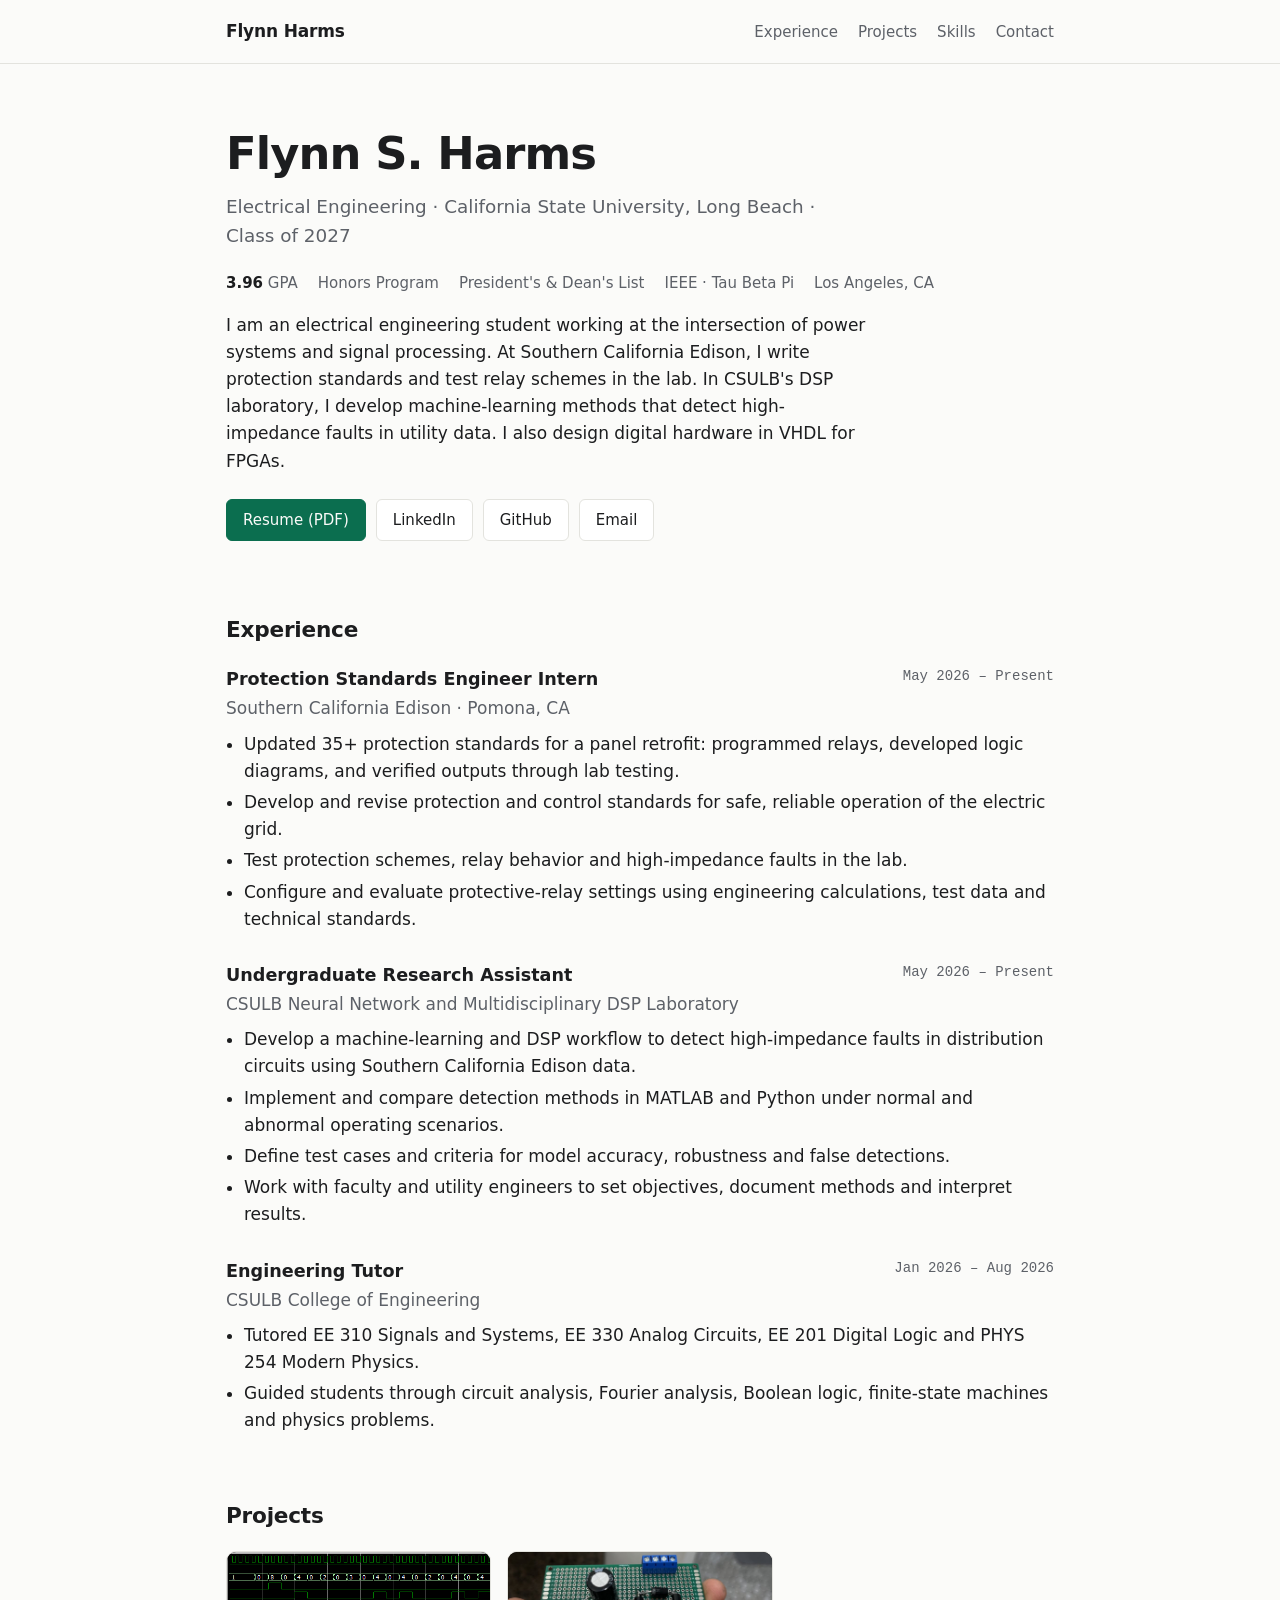
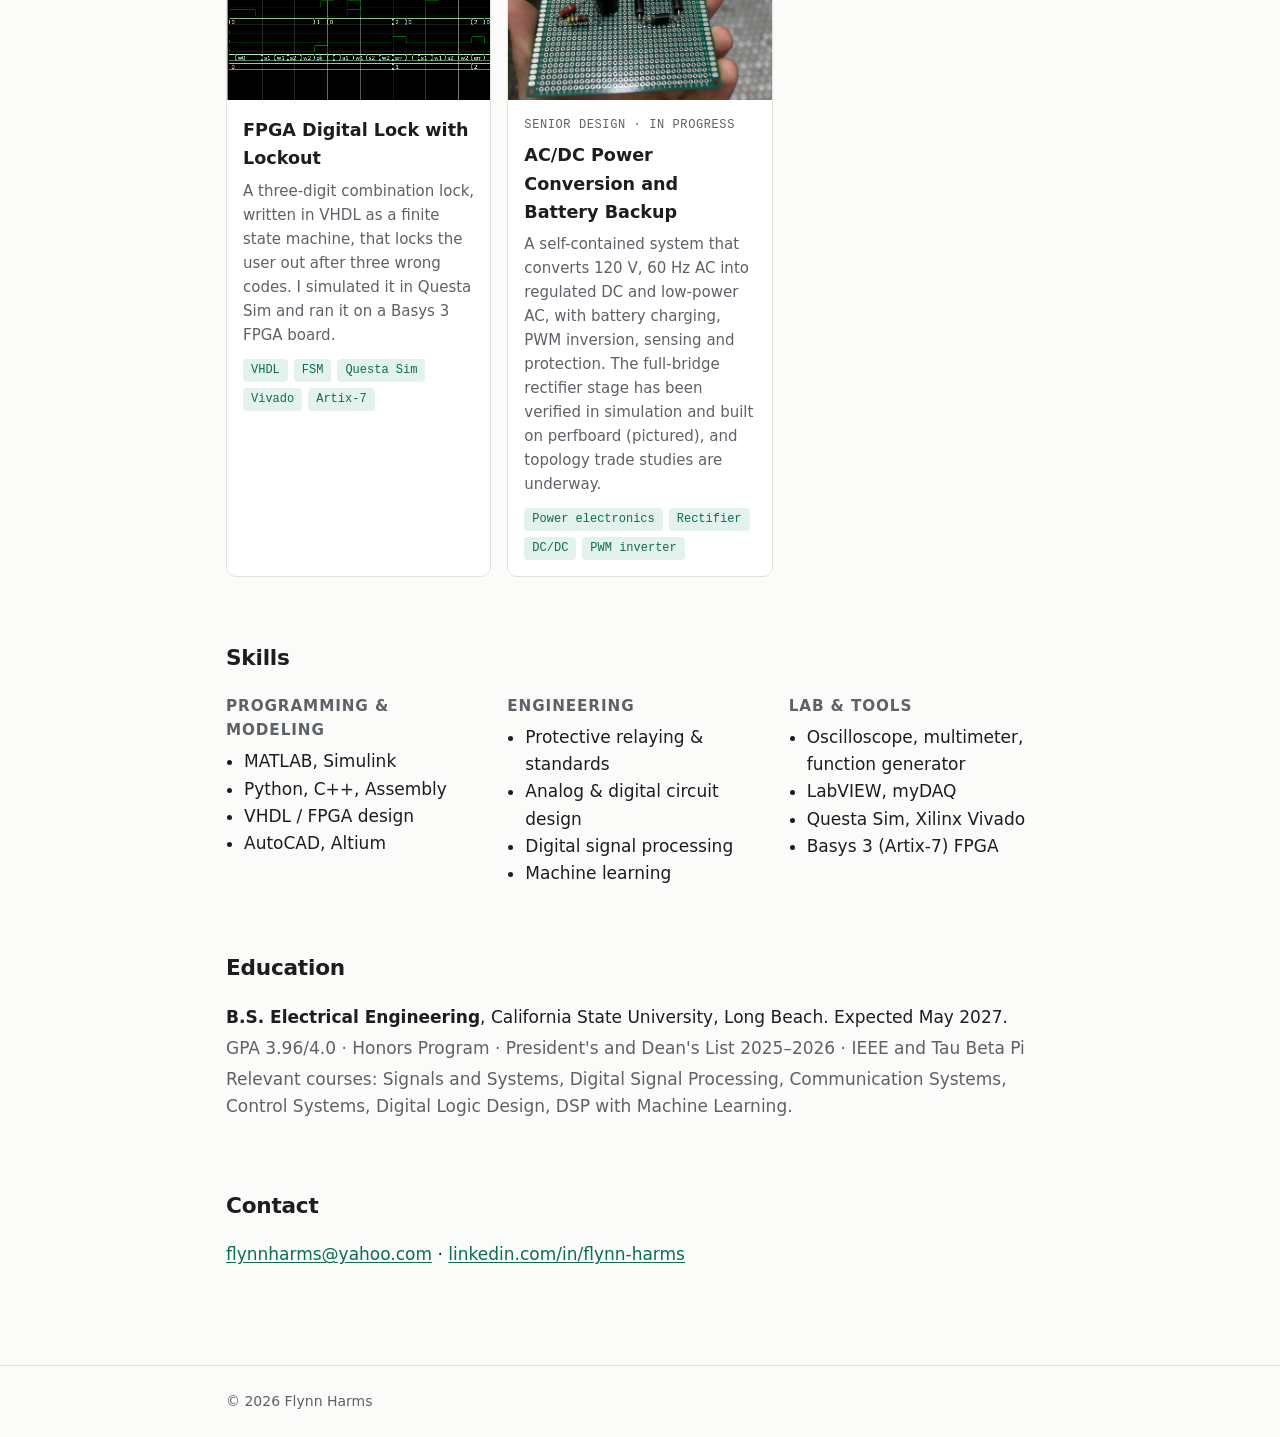
<file: index.html>
<!doctype html>
<html lang="en">
<head>
  <meta charset="utf-8">
  <meta name="viewport" content="width=device-width, initial-scale=1">
  <title>Flynn Harms | Electrical Engineering</title>
  <meta name="description" content="Portfolio of Flynn Harms, an electrical engineering student at California State University, Long Beach, working in power system protection, DSP and machine learning, and FPGA design.">
  <link rel="stylesheet" href="assets/style.css">
</head>
<body>
  <header class="site-header">
    <div class="wrap">
      <a class="brand" href="./">Flynn Harms</a>
      <nav class="nav">
        <a href="#experience">Experience</a>
        <a href="#projects">Projects</a>
        <a href="#skills">Skills</a>
        <a href="#contact">Contact</a>
      </nav>
    </div>
  </header>

  <main class="wrap">
    <section class="hero">
      <h1>Flynn S. Harms</h1>
      <p class="role">Electrical Engineering · California State University, Long Beach · Class of 2027</p>
      <ul class="highlights">
        <li><strong>3.96</strong> GPA</li>
        <li>Honors Program</li>
        <li>President's &amp; Dean's List</li>
        <li>IEEE · Tau Beta Pi</li>
        <li>Los Angeles, CA</li>
      </ul>
      <p>
        I am an electrical engineering student working at the intersection of power systems and
        signal processing. At Southern California Edison, I write protection standards and test relay
        schemes in the lab. In CSULB's DSP laboratory, I develop machine-learning methods that detect
        high-impedance faults in utility data. I also design digital hardware in VHDL for FPGAs.
      </p>
      <div class="links">
        <a class="btn primary" href="assets/resume.pdf">Resume (PDF)</a>
        <a class="btn" href="https://www.linkedin.com/in/flynn-harms/">LinkedIn</a>
        <a class="btn" href="https://github.com/flynnharms">GitHub</a>
        <a class="btn" href="mailto:flynnharms@yahoo.com">Email</a>
      </div>
    </section>

    <section id="experience">
      <h2>Experience</h2>
      <div class="jobs">
        <article class="job">
          <header>
            <h3>Protection Standards Engineer Intern</h3>
            <span class="when">May 2026 – Present</span>
          </header>
          <p class="org">Southern California Edison · Pomona, CA</p>
          <ul>
            <li>Updated 35+ protection standards for a panel retrofit: programmed relays, developed logic diagrams, and verified outputs through lab testing.</li>
            <li>Develop and revise protection and control standards for safe, reliable operation of the electric grid.</li>
            <li>Test protection schemes, relay behavior and high-impedance faults in the lab.</li>
            <li>Configure and evaluate protective-relay settings using engineering calculations, test data and technical standards.</li>
          </ul>
        </article>

        <article class="job">
          <header>
            <h3>Undergraduate Research Assistant</h3>
            <span class="when">May 2026 – Present</span>
          </header>
          <p class="org">CSULB Neural Network and Multidisciplinary DSP Laboratory</p>
          <ul>
            <li>Develop a machine-learning and DSP workflow to detect high-impedance faults in distribution circuits using Southern California Edison data.</li>
            <li>Implement and compare detection methods in MATLAB and Python under normal and abnormal operating scenarios.</li>
            <li>Define test cases and criteria for model accuracy, robustness and false detections.</li>
            <li>Work with faculty and utility engineers to set objectives, document methods and interpret results.</li>
          </ul>
        </article>

        <article class="job">
          <header>
            <h3>Engineering Tutor</h3>
            <span class="when">Jan 2026 – Aug 2026</span>
          </header>
          <p class="org">CSULB College of Engineering</p>
          <ul>
            <li>Tutored EE 310 Signals and Systems, EE 330 Analog Circuits, EE 201 Digital Logic and PHYS 254 Modern Physics.</li>
            <li>Guided students through circuit analysis, Fourier analysis, Boolean logic, finite-state machines and physics problems.</li>
          </ul>
        </article>
      </div>
    </section>

    <section id="projects">
      <h2>Projects</h2>
      <div class="cards">
        <a class="card" href="projects/digital-lock/">
          <img src="projects/digital-lock/img/thumb.png" alt="Questa Sim waveform of the digital lock reaching the lockout state">
          <div class="body">
            <h3>FPGA Digital Lock with Lockout</h3>
            <p>A three-digit combination lock, written in VHDL as a finite state machine, that locks the user out after three wrong codes. I simulated it in Questa Sim and ran it on a Basys 3 FPGA board.</p>
            <ul class="tags">
              <li>VHDL</li><li>FSM</li><li>Questa Sim</li><li>Vivado</li><li>Artix-7</li>
            </ul>
          </div>
        </a>

        <div class="card static">
          <img src="projects/power-converter/img/rectifier.jpg" alt="Full-bridge rectifier with four diodes, filter capacitor and terminal block on perfboard">
          <div class="body">
            <p class="status">Senior design · In progress</p>
            <h3>AC/DC Power Conversion and Battery Backup</h3>
            <p>A self-contained system that converts 120 V, 60 Hz AC into regulated DC and low-power AC, with battery charging, PWM inversion, sensing and protection. The full-bridge rectifier stage has been verified in simulation and built on perfboard (pictured), and topology trade studies are underway.</p>
            <ul class="tags">
              <li>Power electronics</li><li>Rectifier</li><li>DC/DC</li><li>PWM inverter</li>
            </ul>
          </div>
        </div>
      </div>
    </section>

    <section id="skills">
      <h2>Skills</h2>
      <div class="skills">
        <div>
          <h3>Programming &amp; modeling</h3>
          <ul>
            <li>MATLAB, Simulink</li>
            <li>Python, C++, Assembly</li>
            <li>VHDL / FPGA design</li>
            <li>AutoCAD, Altium</li>
          </ul>
        </div>
        <div>
          <h3>Engineering</h3>
          <ul>
            <li>Protective relaying &amp; standards</li>
            <li>Analog &amp; digital circuit design</li>
            <li>Digital signal processing</li>
            <li>Machine learning</li>
          </ul>
        </div>
        <div>
          <h3>Lab &amp; tools</h3>
          <ul>
            <li>Oscilloscope, multimeter, function generator</li>
            <li>LabVIEW, myDAQ</li>
            <li>Questa Sim, Xilinx Vivado</li>
            <li>Basys 3 (Artix-7) FPGA</li>
          </ul>
        </div>
      </div>
    </section>

    <section class="edu">
      <h2>Education</h2>
      <p><strong>B.S. Electrical Engineering</strong>, California State University, Long Beach. Expected May 2027.</p>
      <p class="muted">GPA 3.96/4.0 · Honors Program · President's and Dean's List 2025–2026 · IEEE and Tau Beta Pi</p>
      <p class="muted">Relevant courses: Signals and Systems, Digital Signal Processing, Communication Systems, Control Systems, Digital Logic Design, DSP with Machine Learning.</p>
    </section>

    <section id="contact">
      <h2>Contact</h2>
      <p>
        <a href="mailto:flynnharms@yahoo.com">flynnharms@yahoo.com</a> ·
        <a href="https://www.linkedin.com/in/flynn-harms/">linkedin.com/in/flynn-harms</a>
      </p>
    </section>
  </main>

  <footer class="site-footer">
    <div class="wrap">© 2026 Flynn Harms</div>
  </footer>
</body>
</html>
</file>
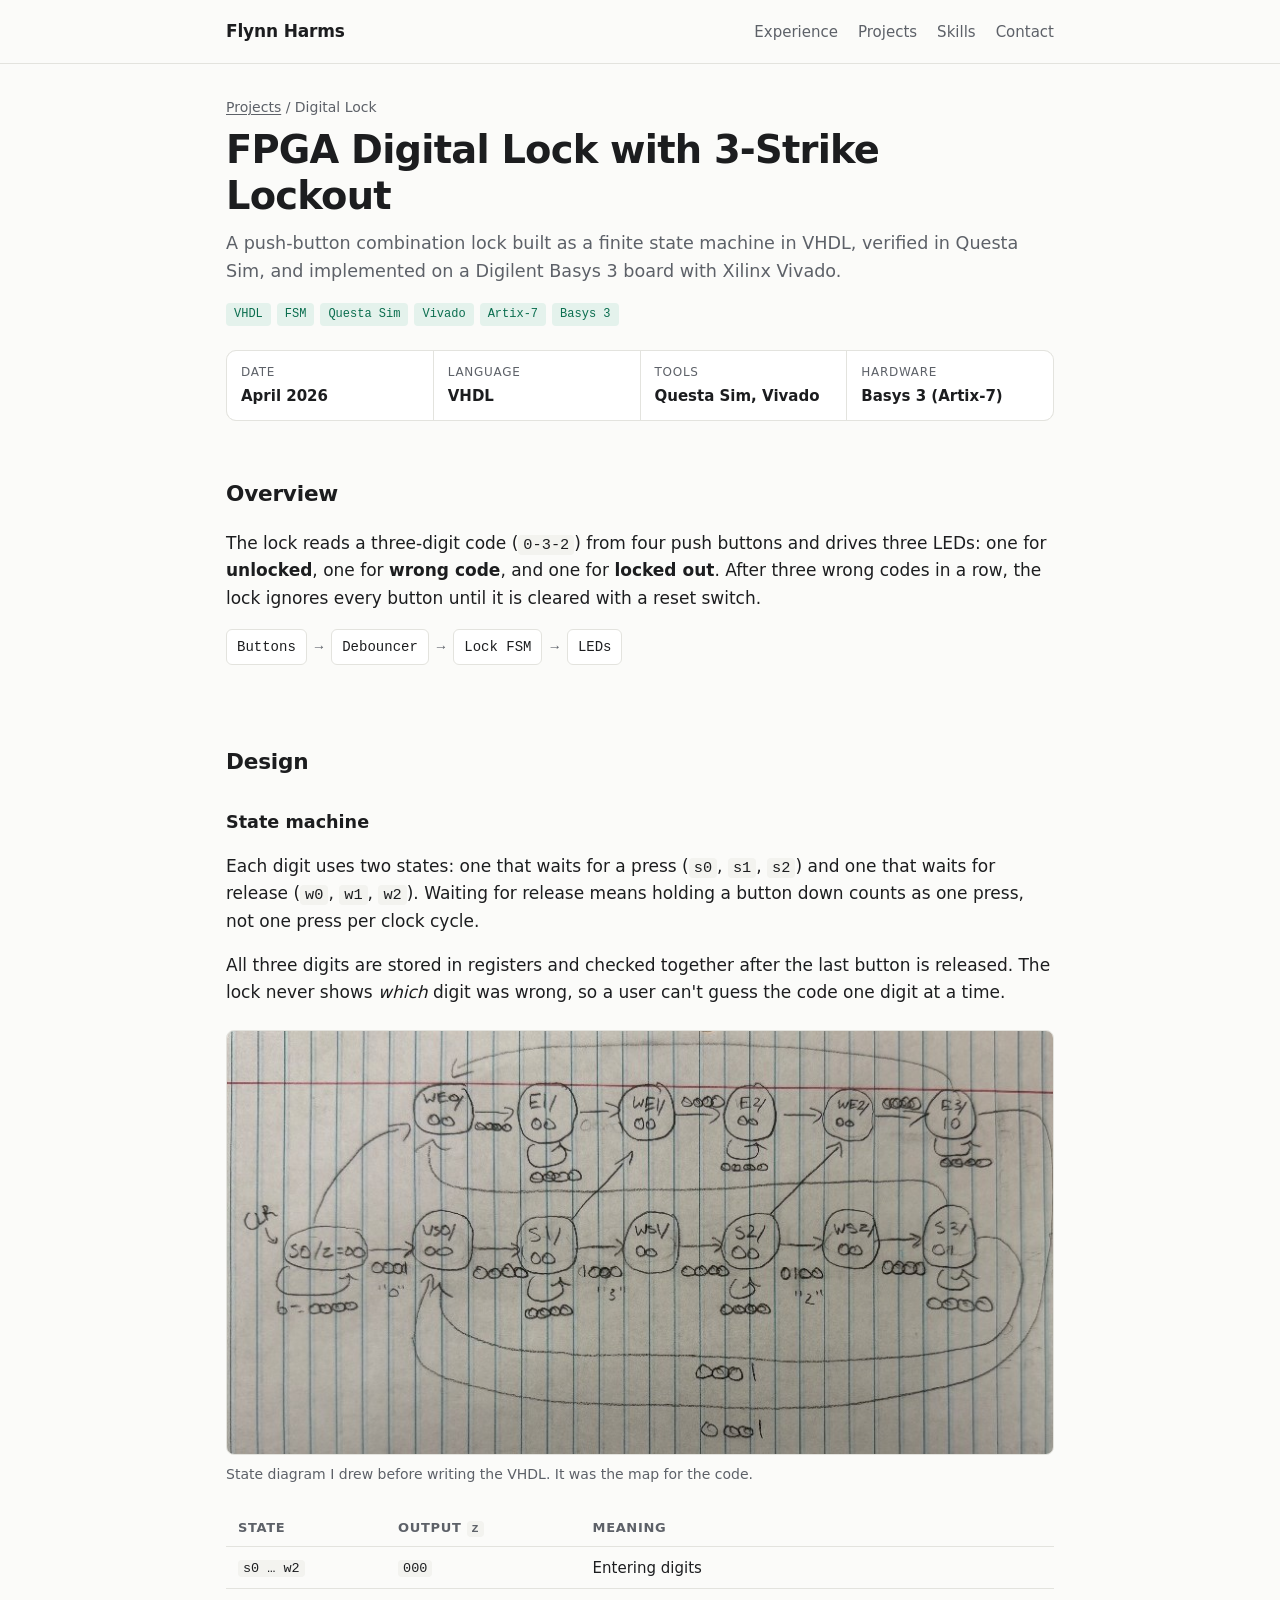
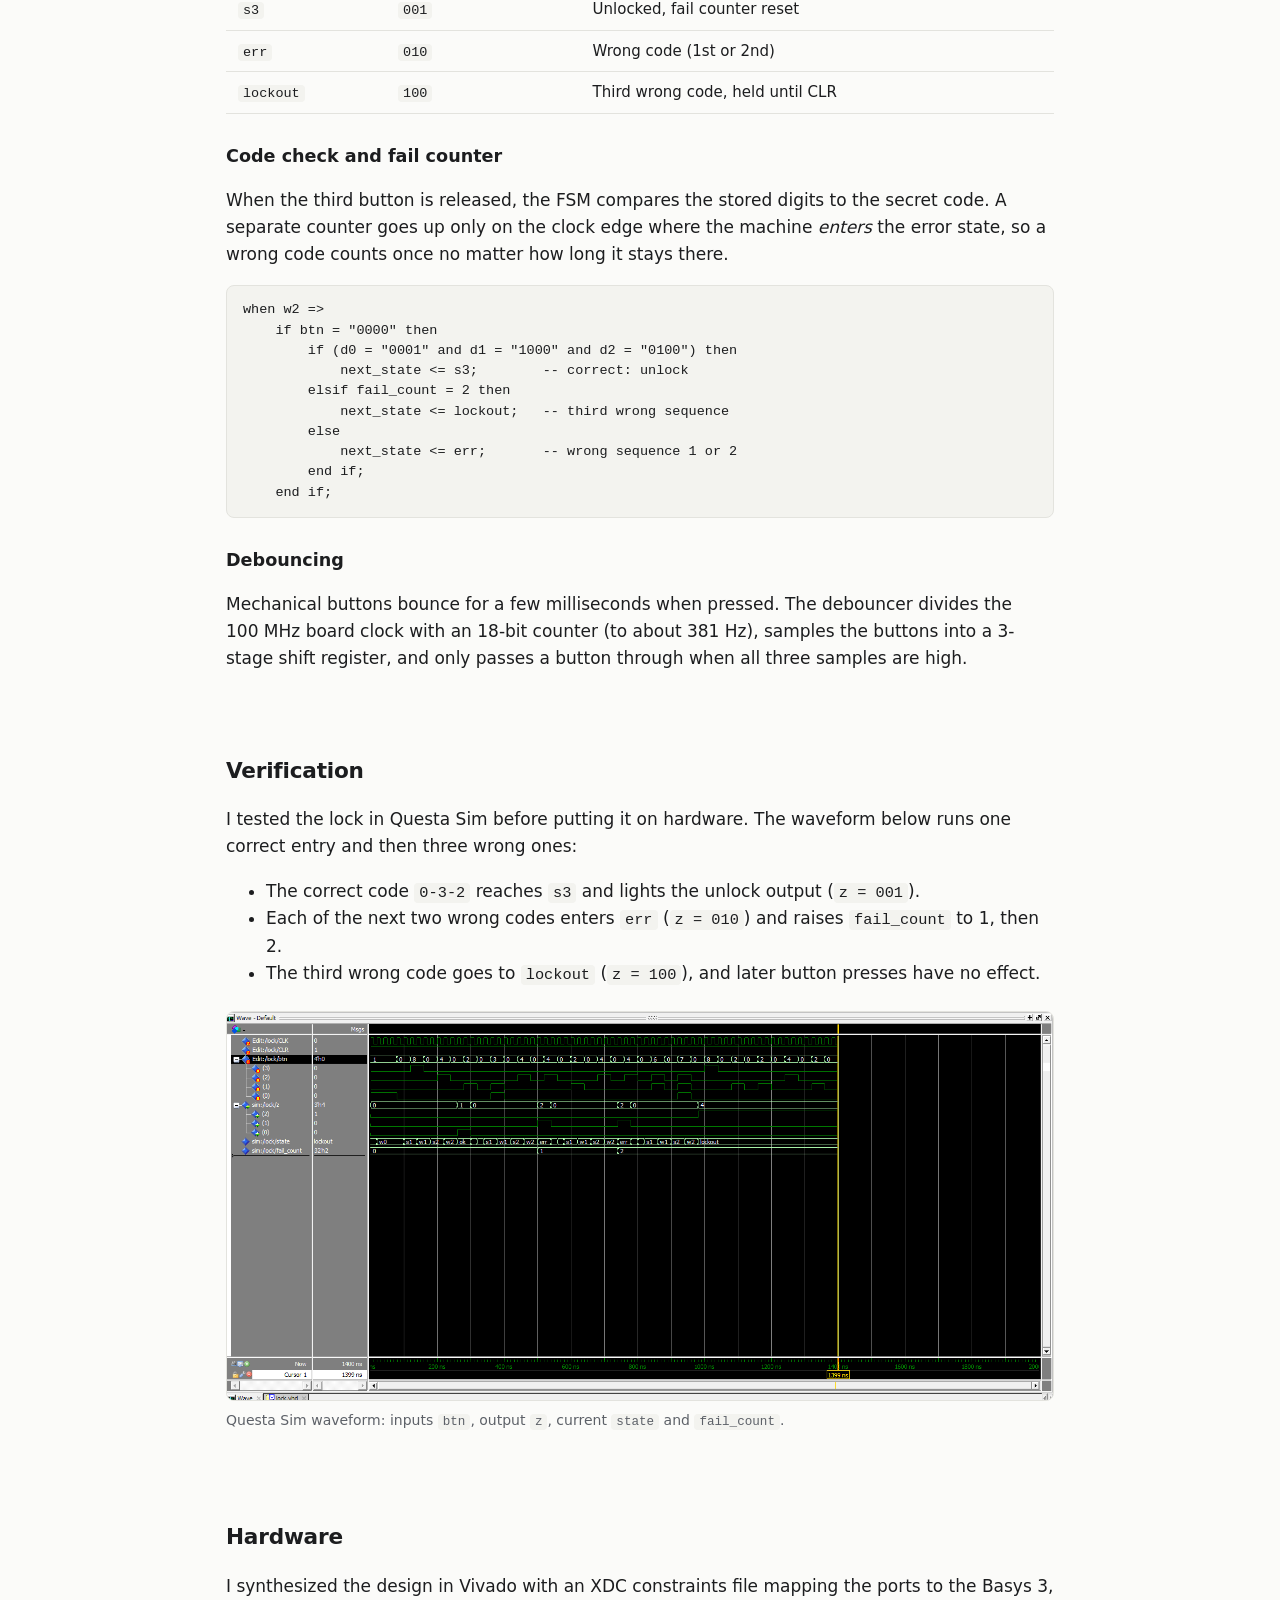
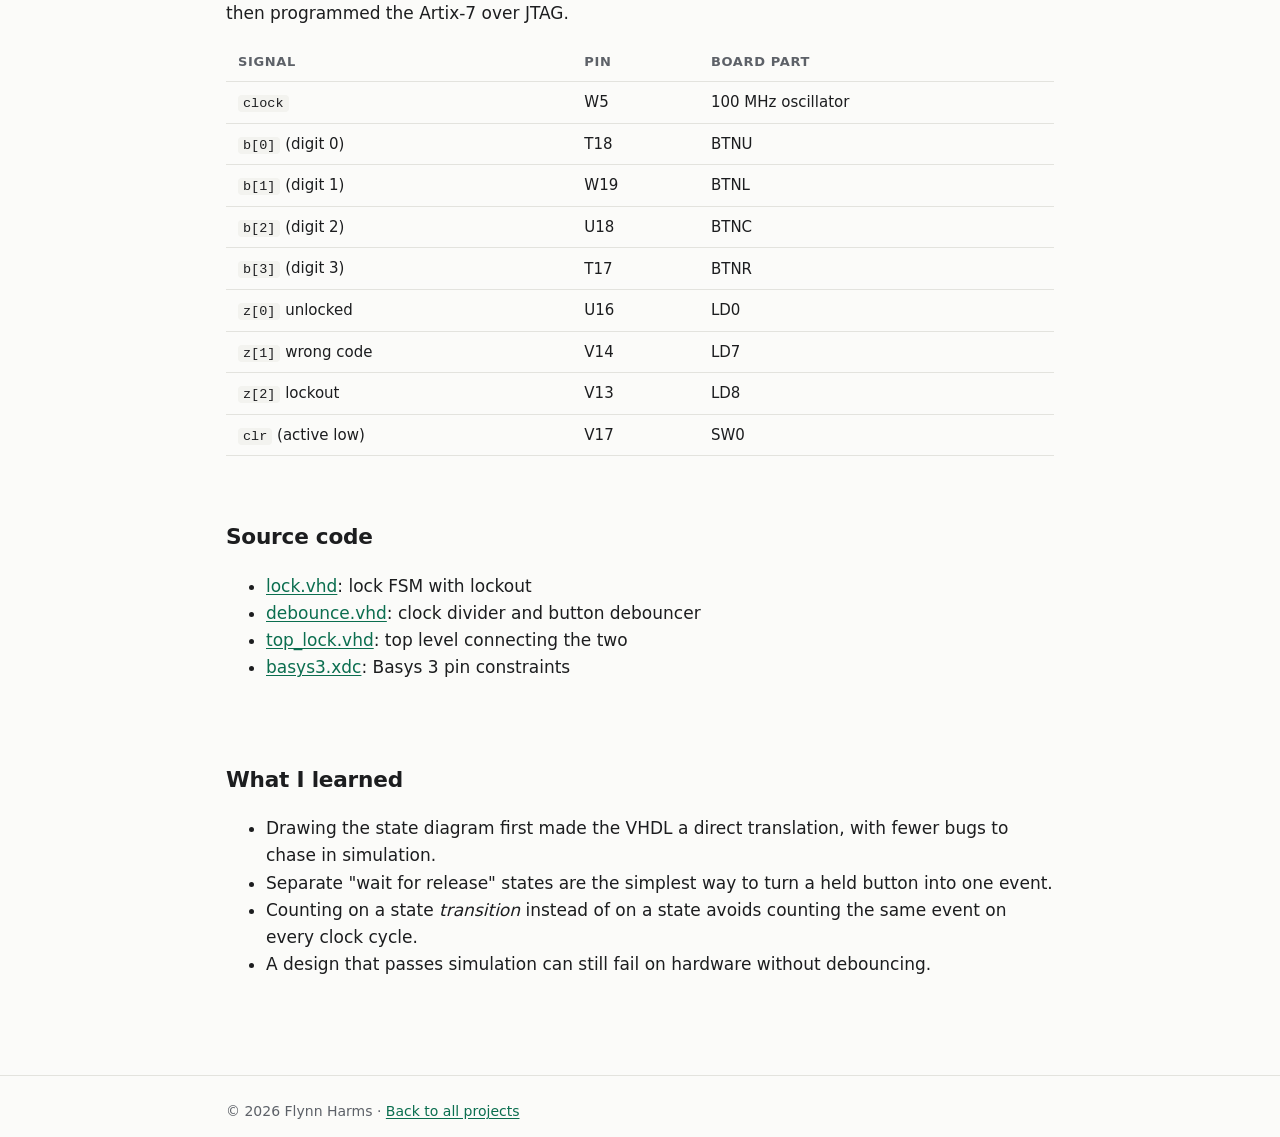
<file: projects/digital-lock/index.html>
<!doctype html>
<html lang="en">
<head>
  <meta charset="utf-8">
  <meta name="viewport" content="width=device-width, initial-scale=1">
  <title>FPGA Digital Lock | Flynn Harms</title>
  <meta name="description" content="A VHDL combination-lock state machine with a three-strike lockout, simulated in Questa Sim and implemented on a Basys 3 Artix-7 FPGA.">
  <link rel="stylesheet" href="../../assets/style.css">
</head>
<body>
  <header class="site-header">
    <div class="wrap">
      <a class="brand" href="../../">Flynn Harms</a>
      <nav class="nav">
        <a href="../../#experience">Experience</a>
        <a href="../../#projects">Projects</a>
        <a href="../../#skills">Skills</a>
        <a href="../../#contact">Contact</a>
      </nav>
    </div>
  </header>

  <main class="wrap">
    <p class="breadcrumb"><a href="../../#projects">Projects</a> / Digital Lock</p>
    <h1 class="project-title">FPGA Digital Lock with 3-Strike Lockout</h1>
    <p class="lede">
      A push-button combination lock built as a finite state machine in VHDL,
      verified in Questa Sim, and implemented on a Digilent Basys 3 board with Xilinx Vivado.
    </p>
    <ul class="tags">
      <li>VHDL</li><li>FSM</li><li>Questa Sim</li><li>Vivado</li><li>Artix-7</li><li>Basys 3</li>
    </ul>

    <dl class="facts">
      <div><dt>Date</dt><dd>April 2026</dd></div>
      <div><dt>Language</dt><dd>VHDL</dd></div>
      <div><dt>Tools</dt><dd>Questa Sim, Vivado</dd></div>
      <div><dt>Hardware</dt><dd>Basys 3 (Artix-7)</dd></div>
    </dl>

    <section>
      <h2>Overview</h2>
      <p>
        The lock reads a three-digit code (<code>0-3-2</code>) from four push buttons and drives three
        LEDs: one for <strong>unlocked</strong>, one for <strong>wrong code</strong>, and one for
        <strong>locked out</strong>. After three wrong codes in a row, the lock ignores every button
        until it is cleared with a reset switch.
      </p>
      <div class="flow">
        <span>Buttons</span><i>→</i><span>Debouncer</span><i>→</i><span>Lock FSM</span><i>→</i><span>LEDs</span>
      </div>
    </section>

    <section>
      <h2>Design</h2>

      <h3>State machine</h3>
      <p>
        Each digit uses two states: one that waits for a press (<code>s0</code>, <code>s1</code>, <code>s2</code>)
        and one that waits for release (<code>w0</code>, <code>w1</code>, <code>w2</code>). Waiting for release
        means holding a button down counts as one press, not one press per clock cycle.
      </p>
      <p>
        All three digits are stored in registers and checked together after the last button is released.
        The lock never shows <em>which</em> digit was wrong, so a user can't guess the code one digit at a time.
      </p>
      <figure>
        <img src="img/state-diagram.jpg" alt="Hand-drawn state diagram of the digital lock" loading="lazy">
        <figcaption>State diagram I drew before writing the VHDL. It was the map for the code.</figcaption>
      </figure>

      <div class="scroll-x">
        <table>
          <thead><tr><th>State</th><th>Output <code>z</code></th><th>Meaning</th></tr></thead>
          <tbody>
            <tr><td><code>s0 … w2</code></td><td><code>000</code></td><td>Entering digits</td></tr>
            <tr><td><code>s3</code></td><td><code>001</code></td><td>Unlocked, fail counter reset</td></tr>
            <tr><td><code>err</code></td><td><code>010</code></td><td>Wrong code (1st or 2nd)</td></tr>
            <tr><td><code>lockout</code></td><td><code>100</code></td><td>Third wrong code, held until CLR</td></tr>
          </tbody>
        </table>
      </div>

      <h3>Code check and fail counter</h3>
      <p>
        When the third button is released, the FSM compares the stored digits to the secret code.
        A separate counter goes up only on the clock edge where the machine <em>enters</em> the error
        state, so a wrong code counts once no matter how long it stays there.
      </p>
<pre><code>when w2 =&gt;
    if btn = "0000" then
        if (d0 = "0001" and d1 = "1000" and d2 = "0100") then
            next_state &lt;= s3;        -- correct: unlock
        elsif fail_count = 2 then
            next_state &lt;= lockout;   -- third wrong sequence
        else
            next_state &lt;= err;       -- wrong sequence 1 or 2
        end if;
    end if;</code></pre>

      <h3>Debouncing</h3>
      <p>
        Mechanical buttons bounce for a few milliseconds when pressed. The debouncer divides the 100&nbsp;MHz
        board clock with an 18-bit counter (to about 381&nbsp;Hz), samples the buttons into a 3-stage shift
        register, and only passes a button through when all three samples are high.
      </p>
    </section>

    <section>
      <h2>Verification</h2>
      <p>
        I tested the lock in Questa Sim before putting it on hardware. The waveform below runs
        one correct entry and then three wrong ones:
      </p>
      <ul>
        <li>The correct code <code>0-3-2</code> reaches <code>s3</code> and lights the unlock output (<code>z = 001</code>).</li>
        <li>Each of the next two wrong codes enters <code>err</code> (<code>z = 010</code>) and raises <code>fail_count</code> to 1, then 2.</li>
        <li>The third wrong code goes to <code>lockout</code> (<code>z = 100</code>), and later button presses have no effect.</li>
      </ul>
      <figure>
        <img src="img/questa-waveform.png" alt="Questa Sim waveform showing state, button inputs, output z and fail_count" loading="lazy">
        <figcaption>Questa Sim waveform: inputs <code>btn</code>, output <code>z</code>, current <code>state</code> and <code>fail_count</code>.</figcaption>
      </figure>
    </section>

    <section>
      <h2>Hardware</h2>
      <p>
        I synthesized the design in Vivado with an XDC constraints file mapping the ports to the Basys 3,
        then programmed the Artix-7 over JTAG.
      </p>
      <div class="scroll-x">
        <table>
          <thead><tr><th>Signal</th><th>Pin</th><th>Board part</th></tr></thead>
          <tbody>
            <tr><td><code>clock</code></td><td>W5</td><td>100 MHz oscillator</td></tr>
            <tr><td><code>b[0]</code> (digit 0)</td><td>T18</td><td>BTNU</td></tr>
            <tr><td><code>b[1]</code> (digit 1)</td><td>W19</td><td>BTNL</td></tr>
            <tr><td><code>b[2]</code> (digit 2)</td><td>U18</td><td>BTNC</td></tr>
            <tr><td><code>b[3]</code> (digit 3)</td><td>T17</td><td>BTNR</td></tr>
            <tr><td><code>z[0]</code> unlocked</td><td>U16</td><td>LD0</td></tr>
            <tr><td><code>z[1]</code> wrong code</td><td>V14</td><td>LD7</td></tr>
            <tr><td><code>z[2]</code> lockout</td><td>V13</td><td>LD8</td></tr>
            <tr><td><code>clr</code> (active low)</td><td>V17</td><td>SW0</td></tr>
          </tbody>
        </table>
      </div>
    </section>

    <section>
      <h2>Source code</h2>
      <ul>
        <li><a href="src/lock.vhd">lock.vhd</a>: lock FSM with lockout</li>
        <li><a href="src/debounce.vhd">debounce.vhd</a>: clock divider and button debouncer</li>
        <li><a href="src/top_lock.vhd">top_lock.vhd</a>: top level connecting the two</li>
        <li><a href="src/basys3.xdc">basys3.xdc</a>: Basys 3 pin constraints</li>
      </ul>
    </section>

    <section>
      <h2>What I learned</h2>
      <ul>
        <li>Drawing the state diagram first made the VHDL a direct translation, with fewer bugs to chase in simulation.</li>
        <li>Separate "wait for release" states are the simplest way to turn a held button into one event.</li>
        <li>Counting on a state <em>transition</em> instead of on a state avoids counting the same event on every clock cycle.</li>
        <li>A design that passes simulation can still fail on hardware without debouncing.</li>
      </ul>
    </section>
  </main>

  <footer class="site-footer">
    <div class="wrap">© 2026 Flynn Harms · <a href="../../">Back to all projects</a></div>
  </footer>
</body>
</html>
</file>
<file: assets/style.css>
:root {
  --bg: #fbfbf9;
  --surface: #ffffff;
  --text: #1c1d1f;
  --muted: #5d6168;
  --line: #e3e3de;
  --accent: #0b6e4f;
  --accent-soft: #e4f2ec;
  --code-bg: #f3f3ef;
  --mono: ui-monospace, "SFMono-Regular", "JetBrains Mono", Menlo, Consolas, monospace;
  --sans: "Inter", system-ui, -apple-system, "Segoe UI", Roboto, sans-serif;
}

@media (prefers-color-scheme: dark) {
  :root {
    --bg: #121315;
    --surface: #1a1c1f;
    --text: #e8e8e6;
    --muted: #a0a4ab;
    --line: #2c2f33;
    --accent: #4cc79a;
    --accent-soft: #17332a;
    --code-bg: #1e2124;
  }
}

* { box-sizing: border-box; }

html { -webkit-text-size-adjust: 100%; }

body {
  margin: 0;
  background: var(--bg);
  color: var(--text);
  font-family: var(--sans);
  font-size: 17px;
  line-height: 1.6;
}

a { color: var(--accent); text-underline-offset: 2px; }
a:hover { text-decoration-thickness: 2px; }

.wrap { max-width: 860px; margin: 0 auto; padding: 0 16px; }

/* Header / nav */
.site-header { border-bottom: 1px solid var(--line); }
.site-header .wrap {
  display: flex; align-items: center; justify-content: space-between;
  gap: 16px; padding-top: 18px; padding-bottom: 18px; flex-wrap: wrap;
}
.brand { font-weight: 700; color: var(--text); text-decoration: none; letter-spacing: -0.01em; }
.nav { display: flex; gap: 20px; font-size: 15px; }
.nav a { color: var(--muted); text-decoration: none; }
.nav a:hover { color: var(--text); }

/* Hero */
.hero { padding: 64px 0 40px; }
.hero h1 { font-size: clamp(2rem, 5vw, 2.8rem); line-height: 1.15; margin: 0 0 12px; letter-spacing: -0.02em; }
.hero .role { font-size: 1.15rem; color: var(--muted); margin: 0 0 20px; }
.hero p { max-width: 640px; }
.links { display: flex; flex-wrap: wrap; gap: 10px; margin-top: 24px; }
.btn {
  display: inline-block; padding: 8px 16px; border: 1px solid var(--line);
  border-radius: 6px; text-decoration: none; color: var(--text); font-size: 15px;
  background: var(--surface);
}
.btn:hover { border-color: var(--accent); color: var(--accent); }
.btn.primary { background: var(--accent); border-color: var(--accent); color: var(--bg); }
.btn.primary:hover { opacity: 0.9; color: var(--bg); }

section { padding: 32px 0; }
h2 { font-size: 1.35rem; margin: 0 0 18px; letter-spacing: -0.01em; }
h3 { font-size: 1.1rem; margin: 28px 0 8px; }

/* Project cards */
.cards { display: grid; gap: 16px; grid-template-columns: repeat(auto-fill, minmax(260px, 1fr)); }
.card {
  display: flex; flex-direction: column; background: var(--surface);
  border: 1px solid var(--line); border-radius: 10px; overflow: hidden;
  text-decoration: none; color: var(--text); transition: border-color .15s;
}
.card:hover { border-color: var(--accent); }
.card img { width: 100%; aspect-ratio: 16 / 9; object-fit: cover; object-position: left top; background: #000; display: block; }
.card .body { padding: 16px; }
.card h3 { margin: 0 0 6px; }
.card p { margin: 0 0 12px; color: var(--muted); font-size: 15px; }
.card.placeholder { border-style: dashed; justify-content: center; min-height: 200px; }
.card.placeholder .body { text-align: center; color: var(--muted); }

.tags { display: flex; flex-wrap: wrap; gap: 6px; padding: 0; margin: 0; list-style: none; }
.tags li {
  font-family: var(--mono); font-size: 12px; padding: 2px 8px;
  border-radius: 4px; background: var(--accent-soft); color: var(--accent);
}

/* Skills */
.skills { display: grid; gap: 16px; grid-template-columns: repeat(auto-fill, minmax(220px, 1fr)); }
.skills h3 { margin: 0 0 6px; font-size: 0.95rem; text-transform: uppercase; letter-spacing: 0.06em; color: var(--muted); }
.skills ul { margin: 0; padding-left: 18px; }

/* Project page */
.breadcrumb { font-size: 14px; color: var(--muted); margin: 32px 0 8px; }
.breadcrumb a { color: var(--muted); }
.project-title { font-size: clamp(1.8rem, 4.5vw, 2.4rem); line-height: 1.2; margin: 0 0 10px; letter-spacing: -0.02em; }
.lede { font-size: 1.1rem; color: var(--muted); margin: 0 0 18px; }

.facts {
  display: grid; grid-template-columns: repeat(auto-fit, minmax(170px, 1fr));
  gap: 1px; background: var(--line); border: 1px solid var(--line);
  border-radius: 10px; overflow: hidden; margin: 24px 0;
}
.facts div { background: var(--surface); padding: 12px 14px; }
.facts dt { font-size: 12px; text-transform: uppercase; letter-spacing: 0.06em; color: var(--muted); }
.facts dd { margin: 2px 0 0; font-weight: 600; font-size: 15px; }

figure { margin: 24px 0; }
figure img { width: 100%; height: auto; border: 1px solid var(--line); border-radius: 8px; display: block; }
figcaption { font-size: 14px; color: var(--muted); margin-top: 8px; }

.scroll-x { overflow-x: auto; }
table { border-collapse: collapse; width: 100%; font-size: 15px; }
th, td { text-align: left; padding: 8px 12px; border-bottom: 1px solid var(--line); white-space: nowrap; }
th { font-size: 13px; text-transform: uppercase; letter-spacing: 0.05em; color: var(--muted); font-weight: 600; }
td code { font-family: var(--mono); }

code { font-family: var(--mono); font-size: 0.9em; background: var(--code-bg); padding: 1px 5px; border-radius: 4px; }
pre {
  font-family: var(--mono); font-size: 13.5px; line-height: 1.5;
  background: var(--code-bg); border: 1px solid var(--line); border-radius: 8px;
  padding: 14px 16px; overflow-x: auto;
}
pre code { background: none; padding: 0; font-size: inherit; }

.flow { display: flex; flex-wrap: wrap; align-items: center; gap: 8px; font-family: var(--mono); font-size: 14px; margin: 16px 0; }
.flow span { padding: 6px 10px; border: 1px solid var(--line); border-radius: 6px; background: var(--surface); }
.flow i { font-style: normal; color: var(--muted); }

.site-footer { border-top: 1px solid var(--line); margin-top: 48px; padding: 24px 0; font-size: 14px; color: var(--muted); }

/* Hero quick facts */
.highlights { display: flex; flex-wrap: wrap; gap: 8px 20px; padding: 0; margin: 0 0 4px; list-style: none; font-size: 15px; color: var(--muted); }
.highlights strong { color: var(--text); }

/* Experience timeline */
.jobs { display: grid; gap: 28px; }
.job header { display: flex; flex-wrap: wrap; justify-content: space-between; gap: 4px 16px; }
.job h3 { margin: 0; }
.job .org { margin: 2px 0 8px; color: var(--muted); }
.job .when { font-size: 14px; color: var(--muted); font-family: var(--mono); white-space: nowrap; }
.job ul { margin: 0; padding-left: 18px; }
.job li + li { margin-top: 4px; }

.card .status { font-family: var(--mono); font-size: 12px; color: var(--muted); margin: 0 0 6px; text-transform: uppercase; letter-spacing: 0.05em; }
.card.static { cursor: default; }
.card.static:hover { border-color: var(--line); }

.edu p { margin: 0 0 4px; }
.edu .muted { color: var(--muted); }
</file>
